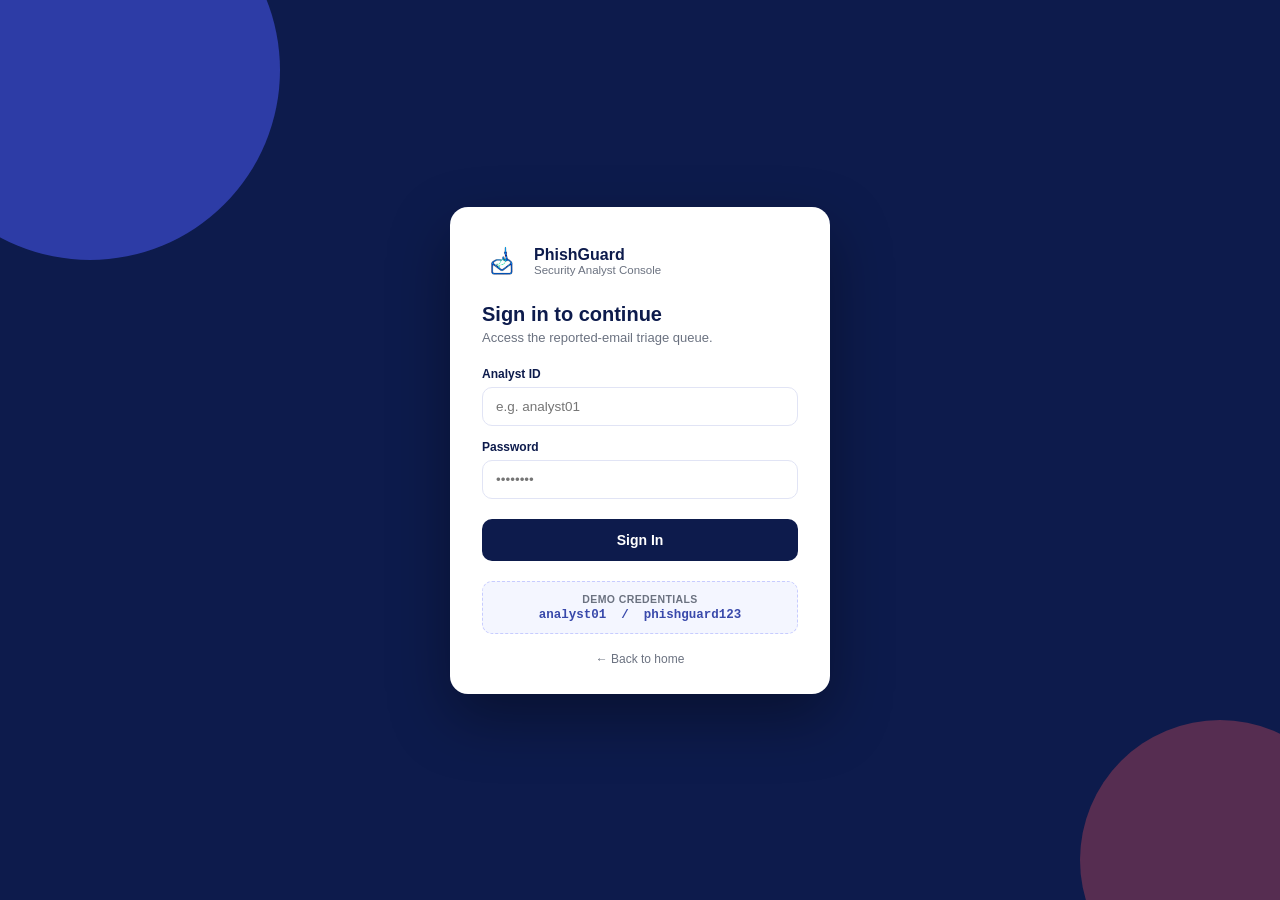
<file: phishguard/dashboard/login.html>
<!DOCTYPE html>
<html lang="en">
<head>
<meta charset="UTF-8" />
<meta name="viewport" content="width=device-width, initial-scale=1.0" />
<title>Sign in — PhishGuard</title>
<link rel="icon" type="image/png" href="assets/logo-icon.png" />
<link rel="stylesheet" href="login.css" />
</head>
<body>

  <div class="bg-orb orb-1"></div>
  <div class="bg-orb orb-2"></div>

  <main class="login-wrap">
    <div class="login-card">

      <div class="brand-row">
        <img src="assets/logo-icon.png" alt="PhishGuard" class="brand-badge brand-badge-img" />
        <div>
          <div class="brand-name">PhishGuard</div>
          <div class="brand-sub">Security Analyst Console</div>
        </div>
      </div>

      <h1>Sign in to continue</h1>
      <p class="sub">Access the reported-email triage queue.</p>

      <form id="login-form">
        <label for="username">Analyst ID</label>
        <input type="text" id="username" placeholder="e.g. analyst01" autocomplete="username" />

        <label for="password">Password</label>
        <input type="password" id="password" placeholder="••••••••" autocomplete="current-password" />

        <div class="error-msg" id="error-msg">Incorrect analyst ID or password. Try the demo credentials below.</div>

        <button type="submit" class="signin-btn">Sign In</button>
      </form>

      <div class="demo-box">
        <div class="demo-title">Demo credentials</div>
        <div class="demo-creds">analyst01 &nbsp;/&nbsp; phishguard123</div>
      </div>

      <a href="/" class="back-link">&larr; Back to home</a>
    </div>
  </main>

  <script src="login.js"></script>
</body>
</html>
</file>
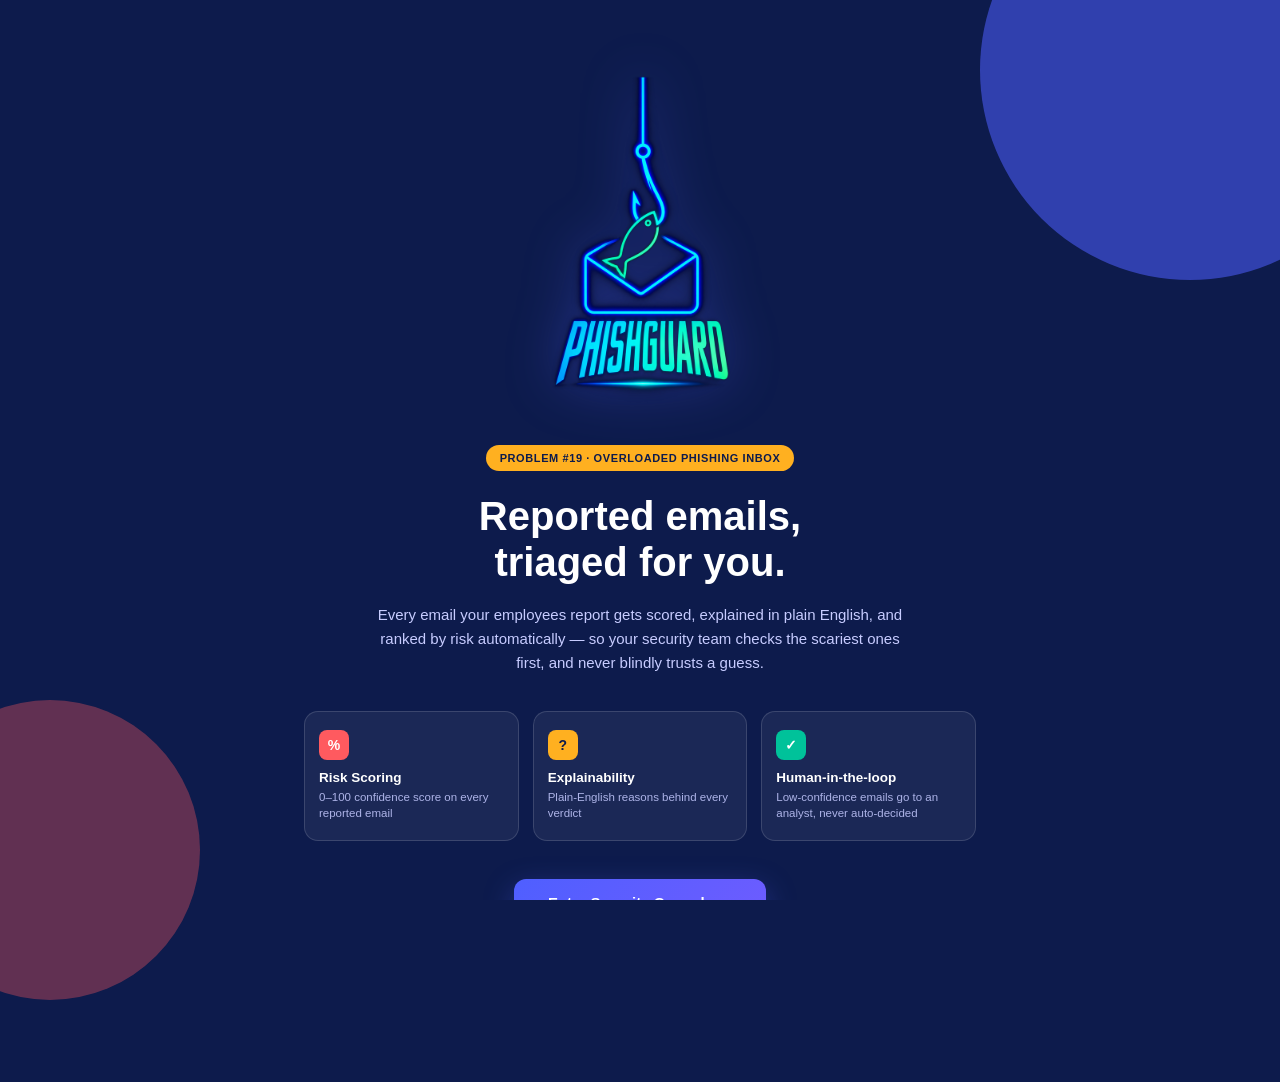
<file: phishguard/dashboard/welcome.html>
<!DOCTYPE html>
<html lang="en">
<head>
<meta charset="UTF-8" />
<meta name="viewport" content="width=device-width, initial-scale=1.0" />
<title>PhishGuard — AI-Assisted Phishing Triage</title>
<link rel="icon" type="image/png" href="assets/logo-icon.png" />
<link rel="stylesheet" href="welcome.css" />
</head>
<body>

  <div class="bg-orb orb-1"></div>
  <div class="bg-orb orb-2"></div>

  <main class="welcome-wrap">

    <img src="assets/logo-full.png" alt="PhishGuard" class="hero-logo" />

    <span class="kicker">PROBLEM #19 · OVERLOADED PHISHING INBOX</span>

    <h1>Reported emails,<br/>triaged for you.</h1>
    <p class="lede">
      Every email your employees report gets scored, explained in plain
      English, and ranked by risk automatically — so your security team
      checks the scariest ones first, and never blindly trusts a guess.
    </p>

    <div class="feature-row">
      <div class="feature-card">
        <div class="feature-icon risk">%</div>
        <div class="feature-title">Risk Scoring</div>
        <div class="feature-desc">0–100 confidence score on every reported email</div>
      </div>
      <div class="feature-card">
        <div class="feature-icon explain">?</div>
        <div class="feature-title">Explainability</div>
        <div class="feature-desc">Plain-English reasons behind every verdict</div>
      </div>
      <div class="feature-card">
        <div class="feature-icon human">&#10003;</div>
        <div class="feature-title">Human-in-the-loop</div>
        <div class="feature-desc">Low-confidence emails go to an analyst, never auto-decided</div>
      </div>
    </div>

    <a href="/login" class="cta-btn">Enter Security Console &rarr;</a>

    <div class="chip-row">
      <span class="chip chip-mint">BEGINNER-FRIENDLY</span>
      <span class="chip chip-amber">HIGH DEMO IMPACT</span>
      <span class="chip chip-coral">LOW BUILD RISK</span>
    </div>

    <div class="footnote">Microsoft Innovate 2026 · Team Hackathon Build</div>

  </main>

</body>
</html>
</file>
<file: phishguard/dashboard/login.css>
:root {
  --navy: #0D1B4C;
  --navy-2: #16227A;
  --electric: #4F5FFF;
  --coral: #FF5A5F;
  --amber: #FFB020;
  --mint: #00C29A;
  --ink: #171B3A;
  --grey: #6B7280;
  --border: #E1E4F5;
}

* { box-sizing: border-box; }

html, body {
  margin: 0;
  height: 100%;
  font-family: -apple-system, BlinkMacSystemFont, "Segoe UI", Roboto, Helvetica, Arial, sans-serif;
  background: var(--navy);
}

.bg-orb {
  position: fixed;
  border-radius: 50%;
  opacity: 0.5;
  z-index: 0;
}
.orb-1 { width: 380px; height: 380px; background: var(--electric); top: -120px; left: -100px; }
.orb-2 { width: 280px; height: 280px; background: var(--coral); bottom: -100px; right: -80px; opacity: 0.3; }

.login-wrap {
  position: relative;
  z-index: 1;
  min-height: 100vh;
  display: flex;
  align-items: center;
  justify-content: center;
  padding: 24px;
}

.login-card {
  background: white;
  border-radius: 18px;
  padding: 34px 32px 28px;
  width: 100%;
  max-width: 380px;
  box-shadow: 0 24px 60px rgba(0,0,0,0.35);
}

.brand-row {
  display: flex;
  align-items: center;
  gap: 12px;
  margin-bottom: 22px;
}
.brand-badge {
  width: 40px; height: 40px;
  background: linear-gradient(135deg, var(--electric), var(--coral));
  border-radius: 10px;
  display: flex; align-items: center; justify-content: center;
  color: white; font-weight: 800; font-size: 14px;
}
.brand-badge-img {
  background: none;
  padding: 3px;
  object-fit: contain;
}
.brand-name { font-weight: 800; font-size: 16px; color: var(--navy); }
.brand-sub { font-size: 11.5px; color: var(--grey); }

h1 { font-size: 20px; color: var(--navy); margin: 0 0 4px; }
.sub { font-size: 13px; color: var(--grey); margin: 0 0 22px; }

label {
  display: block;
  font-size: 12px;
  font-weight: 700;
  color: var(--navy);
  margin-bottom: 6px;
  margin-top: 14px;
}
input {
  width: 100%;
  padding: 11px 13px;
  border: 1.5px solid var(--border);
  border-radius: 10px;
  font-size: 13.5px;
  color: var(--ink);
  outline: none;
  transition: border-color 0.15s ease;
}
input:focus { border-color: var(--electric); }

.error-msg {
  display: none;
  background: #FFEDEE;
  color: var(--coral);
  border: 1px solid #FFD3D5;
  border-radius: 8px;
  padding: 9px 12px;
  font-size: 12px;
  margin-top: 14px;
}
.error-msg.show { display: block; }

.signin-btn {
  width: 100%;
  margin-top: 20px;
  padding: 13px 0;
  background: var(--navy);
  color: white;
  border: none;
  border-radius: 10px;
  font-weight: 700;
  font-size: 14px;
  cursor: pointer;
  transition: background 0.15s ease;
}
.signin-btn:hover { background: var(--navy-2); }

.demo-box {
  margin-top: 20px;
  background: #F4F6FF;
  border: 1px dashed #C7CCFF;
  border-radius: 10px;
  padding: 11px 14px;
  text-align: center;
}
.demo-title {
  font-size: 10.5px;
  font-weight: 800;
  color: var(--grey);
  text-transform: uppercase;
  letter-spacing: 0.4px;
  margin-bottom: 3px;
}
.demo-creds {
  font-size: 12.5px;
  font-weight: 700;
  color: var(--indigo, #3949AB);
  font-family: "Courier New", monospace;
}

.back-link {
  display: block;
  text-align: center;
  margin-top: 18px;
  font-size: 12px;
  color: var(--grey);
  text-decoration: none;
}
.back-link:hover { color: var(--navy); }
</file>
<file: phishguard/dashboard/welcome.css>
:root {
  --navy: #0D1B4C;
  --navy-2: #16227A;
  --indigo: #3949AB;
  --electric: #4F5FFF;
  --coral: #FF5A5F;
  --amber: #FFB020;
  --mint: #00C29A;
  --ink: #171B3A;
}

* { box-sizing: border-box; }

html, body {
  margin: 0;
  height: 100%;
  font-family: -apple-system, BlinkMacSystemFont, "Segoe UI", Roboto, Helvetica, Arial, sans-serif;
  background: var(--navy);
  color: white;
  overflow-x: hidden;
}

.bg-orb {
  position: fixed;
  border-radius: 50%;
  filter: blur(0px);
  opacity: 0.55;
  z-index: 0;
}
.orb-1 {
  width: 420px; height: 420px;
  background: var(--electric);
  top: -140px; right: -120px;
}
.orb-2 {
  width: 300px; height: 300px;
  background: var(--coral);
  bottom: -100px; left: -100px;
  opacity: 0.35;
}

.welcome-wrap {
  position: relative;
  z-index: 1;
  max-width: 720px;
  margin: 0 auto;
  padding: 64px 24px 48px;
  text-align: center;
}

.hero-logo {
  display: block;
  width: 210px;
  max-width: 60vw;
  margin: 0 auto 22px;
  filter: drop-shadow(0 0 26px rgba(79,95,255,0.35));
}

.brand-row {
  display: flex;
  align-items: center;
  justify-content: center;
  gap: 12px;
  margin-bottom: 28px;
}
.brand-badge {
  width: 42px; height: 42px;
  background: linear-gradient(135deg, var(--electric), var(--coral));
  border-radius: 11px;
  display: flex; align-items: center; justify-content: center;
  font-weight: 800; font-size: 15px;
}
.brand-name { font-weight: 800; font-size: 19px; letter-spacing: 0.2px; }

.kicker {
  display: inline-block;
  background: var(--amber);
  color: var(--navy);
  font-weight: 800;
  font-size: 11px;
  letter-spacing: 0.6px;
  padding: 7px 14px;
  border-radius: 999px;
  margin-bottom: 22px;
}

h1 {
  font-size: 40px;
  line-height: 1.15;
  margin: 0 0 18px;
  font-weight: 800;
}

.lede {
  font-size: 15px;
  line-height: 1.6;
  color: #C7CCFF;
  max-width: 540px;
  margin: 0 auto 36px;
}

.feature-row {
  display: grid;
  grid-template-columns: repeat(3, 1fr);
  gap: 14px;
  margin-bottom: 38px;
}
.feature-card {
  background: rgba(255,255,255,0.06);
  border: 1px solid rgba(255,255,255,0.14);
  border-radius: 14px;
  padding: 18px 14px;
  text-align: left;
}
.feature-icon {
  width: 30px; height: 30px;
  border-radius: 8px;
  display: flex; align-items: center; justify-content: center;
  font-weight: 800;
  font-size: 14px;
  color: white;
  margin-bottom: 10px;
}
.feature-icon.risk { background: var(--coral); }
.feature-icon.explain { background: var(--amber); color: var(--navy); }
.feature-icon.human { background: var(--mint); }
.feature-title { font-weight: 700; font-size: 13.5px; margin-bottom: 4px; }
.feature-desc { font-size: 11.5px; color: #AEB4E8; line-height: 1.4; }

.cta-btn {
  display: inline-block;
  background: linear-gradient(135deg, var(--electric), #6E5CFF);
  color: white;
  text-decoration: none;
  font-weight: 700;
  font-size: 15px;
  padding: 15px 34px;
  border-radius: 12px;
  box-shadow: 0 10px 30px rgba(79,95,255,0.35);
  transition: transform 0.15s ease;
}
.cta-btn:hover { transform: translateY(-2px); }

.chip-row {
  display: flex;
  justify-content: center;
  gap: 10px;
  margin-top: 30px;
  flex-wrap: wrap;
}
.chip {
  font-size: 10.5px;
  font-weight: 800;
  padding: 7px 14px;
  border-radius: 999px;
  color: var(--navy);
}
.chip-mint { background: var(--mint); }
.chip-amber { background: var(--amber); }
.chip-coral { background: var(--coral); color: white; }

.footnote {
  margin-top: 40px;
  font-size: 11.5px;
  color: #7C84C4;
}

@media (max-width: 640px) {
  .feature-row { grid-template-columns: 1fr; }
  h1 { font-size: 30px; }
}
</file>
